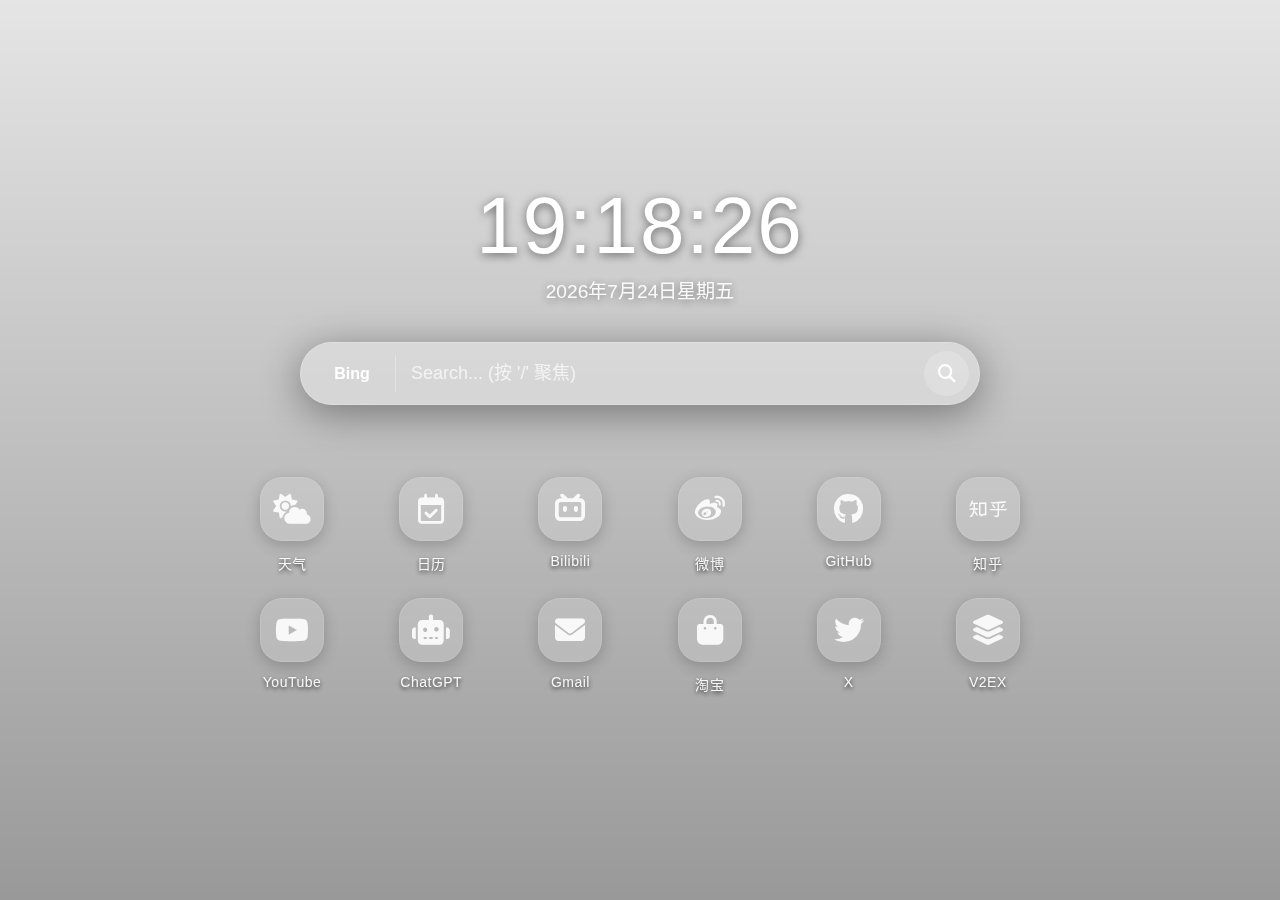
<file: index.html>
<!DOCTYPE html>
<html lang="zh-CN">
<head>
    <meta charset="UTF-8">
    <meta name="viewport" content="width=device-width, initial-scale=1.0">
    <title>我的起始页</title>
    <link rel="stylesheet" href="https://cdnjs.cloudflare.com/ajax/libs/font-awesome/6.4.0/css/all.min.css">
    <style>
        /* --- 1. 全局定义 --- */
        :root {
            --glass-bg: rgba(255, 255, 255, 0.15);
            --glass-border: rgba(255, 255, 255, 0.2);
            --glass-shadow: 0 8px 32px 0 rgba(0, 0, 0, 0.3);
            --text-color: #ffffff;
        }

        * {
            box-sizing: border-box;
            margin: 0;
            padding: 0;
            user-select: none; /* 防止意外选中文本 */
        }

        body {
            font-family: -apple-system, BlinkMacSystemFont, "Segoe UI", Roboto, "Helvetica Neue", Arial, sans-serif;
            /* Bing 壁纸接口 */
            background: url('https://bing.biturl.top/?resolution=1920&format=image&index=0&mkt=zh-CN') no-repeat center center fixed;
            background-size: cover;
            min-height: 100vh;
            display: flex;
            flex-direction: column;
            align-items: center;
            justify-content: center;
            color: var(--text-color);
            position: relative;
        }

        /* 稍微加深的遮罩，保证文字可读性 */
        body::before {
            content: '';
            position: absolute;
            inset: 0;
            background: linear-gradient(to bottom, rgba(0,0,0,0.1), rgba(0,0,0,0.4));
            z-index: -1;
            backdrop-filter: blur(1px);
        }

        /* --- 2. 时钟区域 --- */
        .clock-container {
            text-align: center;
            margin-bottom: 40px;
            text-shadow: 0 2px 10px rgba(0,0,0,0.5);
            animation: fadeInDown 0.8s ease-out;
        }

        .time {
            font-size: 5rem;
            font-weight: 200;
            letter-spacing: 2px;
            line-height: 1;
            font-variant-numeric: tabular-nums; /* 等宽数字，防止秒跳动时抖动 */
        }

        .date {
            font-size: 1.2rem;
            margin-top: 10px;
            opacity: 0.9;
            font-weight: 300;
        }

        /* --- 3. 搜索框区域 (毛玻璃) --- */
        .search-container {
            width: 100%;
            max-width: 680px;
            margin-bottom: 50px;
            position: relative;
            z-index: 10;
        }

        .search-box {
            display: flex;
            align-items: center;
            background: rgba(255, 255, 255, 0.2); /* 更通透的背景 */
            backdrop-filter: blur(15px);
            -webkit-backdrop-filter: blur(15px);
            border: 1px solid var(--glass-border);
            border-radius: 50px;
            padding: 8px;
            box-shadow: var(--glass-shadow);
            transition: all 0.3s ease;
        }

        .search-box:focus-within, .search-box:hover {
            background: rgba(255, 255, 255, 0.3);
            box-shadow: 0 8px 40px rgba(0,0,0,0.4);
            transform: translateY(-2px);
        }

        .engine-select {
            border: none;
            background: transparent;
            padding: 10px 15px;
            cursor: pointer;
            font-size: 16px;
            border-right: 1px solid rgba(255,255,255,0.3);
            outline: none;
            color: #fff;
            font-weight: 600;
            appearance: none; /* 移除默认下拉箭头 */
            text-align: center;
        }
        
        .engine-select option {
            color: #333; /* 下拉菜单内部文字颜色 */
            background: #fff;
        }

        .search-input {
            flex: 1;
            border: none;
            padding: 12px 15px;
            font-size: 18px;
            background: transparent;
            outline: none;
            color: #fff;
        }

        .search-input::placeholder {
            color: rgba(255, 255, 255, 0.7);
        }

        .search-btn {
            border: none;
            background: rgba(255, 255, 255, 0.2);
            color: #fff;
            width: 45px;
            height: 45px;
            border-radius: 50%;
            cursor: pointer;
            font-size: 18px;
            display: flex;
            align-items: center;
            justify-content: center;
            transition: background 0.2s;
            margin-right: 2px;
        }
        
        .search-btn:hover {
            background: rgba(255, 255, 255, 0.4);
        }

        /* --- 4. 图标网格区域 --- */
        .app-grid {
            display: grid;
            grid-template-columns: repeat(6, 1fr);
            gap: 25px;
            width: 100%;
            max-width: 850px;
            padding: 20px;
            animation: fadeInUp 0.8s ease-out;
        }

        .app-item {
            display: flex;
            flex-direction: column;
            align-items: center;
            text-decoration: none;
            color: white;
            transition: all 0.3s cubic-bezier(0.25, 0.8, 0.25, 1);
            position: relative;
        }

        .app-item:hover {
            transform: translateY(-8px);
        }

        .app-icon {
            width: 64px;
            height: 64px;
            /* 统一使用毛玻璃背景，不再使用实色块，显得更统一 */
            background: rgba(255, 255, 255, 0.15);
            backdrop-filter: blur(10px);
            border: 1px solid rgba(255, 255, 255, 0.1);
            border-radius: 22px; /* iOS 风格圆角 */
            display: flex;
            align-items: center;
            justify-content: center;
            margin-bottom: 12px;
            box-shadow: 0 4px 15px rgba(0,0,0,0.2);
            font-size: 30px;
            transition: all 0.3s;
        }
        
        /* 鼠标悬停时图标发光或变色 */
        .app-item:hover .app-icon {
            background: rgba(255, 255, 255, 0.25);
            box-shadow: 0 8px 25px rgba(0,0,0,0.3);
        }

        /* 给图标加一点特定的品牌色，但保持风格统一 */
        .app-icon i {
            /* 默认白色 */
            color: rgba(255, 255, 255, 0.9); 
        }

        /* 特殊品牌色微调 (可选，如果喜欢全白可以去掉下面这行) */
        .app-item:hover .app-icon i {
            color: #fff;
            text-shadow: 0 0 10px rgba(255,255,255,0.6);
        }

        .app-name {
            font-size: 14px;
            font-weight: 400;
            text-shadow: 0 2px 4px rgba(0,0,0,0.8);
            letter-spacing: 0.5px;
            opacity: 0.9;
        }

        /* --- 动画定义 --- */
        @keyframes fadeInDown {
            from { opacity: 0; transform: translateY(-20px); }
            to { opacity: 1; transform: translateY(0); }
        }
        @keyframes fadeInUp {
            from { opacity: 0; transform: translateY(20px); }
            to { opacity: 1; transform: translateY(0); }
        }

        /* --- 响应式适配 --- */
        @media (max-width: 768px) {
            .app-grid {
                grid-template-columns: repeat(4, 1fr);
                gap: 20px;
            }
            .search-container {
                width: 90%;
            }
            .time {
                font-size: 3.5rem;
            }
        }
        @media (max-width: 480px) {
            .app-grid {
                grid-template-columns: repeat(3, 1fr);
            }
        }
    </style>
</head>
<body>

    <div class="clock-container">
        <div id="clock" class="time">00:00:00</div>
        <div id="date" class="date">Loading...</div>
    </div>

    <div class="search-container">
        <div class="search-box">
            <select id="searchEngine" class="engine-select" onchange="saveEngine()">
                <option value="bing">Bing</option>
                <option value="google">Google</option>
                <option value="baidu">百度</option>
            </select>
            <input type="text" id="searchInput" class="search-input" placeholder="Search... (按 '/' 聚焦)" autocomplete="off">
            <button class="search-btn" onclick="performSearch()">
                <i class="fa-solid fa-magnifying-glass"></i>
            </button>
        </div>
    </div>

    <div class="app-grid" id="appGrid"></div>

    <script>
        // --- 1. 时钟功能 (24小时制 + 秒级) ---
        function updateClock() {
            const now = new Date();
            
            // 时间格式化 HH:MM:SS
            const h = String(now.getHours()).padStart(2, '0');
            const m = String(now.getMinutes()).padStart(2, '0');
            const s = String(now.getSeconds()).padStart(2, '0');
            document.getElementById('clock').innerText = `${h}:${m}:${s}`;

            // 日期格式化
            const options = { year: 'numeric', month: 'long', day: 'numeric', weekday: 'long' };
            // 使用中文格式
            document.getElementById('date').innerText = now.toLocaleDateString('zh-CN', options);
        }
        
        setInterval(updateClock, 1000);
        updateClock(); // 初始化立即执行一次，避免1秒延迟

        // --- 2. 图标配置 (样式优化，去掉背景色配置，统一用CSS控制) ---
        const appConfig = [
            { name: "天气", url: "https://weather.com/zh-CN/", content: "fa-solid fa-cloud-sun" },
            { name: "日历", url: "https://calendar.google.com", content: "fa-regular fa-calendar-check" },
            { name: "Bilibili", url: "https://www.bilibili.com", content: "fa-brands fa-bilibili" },
            { name: "微博", url: "https://weibo.com", content: "fa-brands fa-weibo" },
            { name: "GitHub", url: "https://github.com", content: "fa-brands fa-github" },
            { name: "知乎", url: "https://www.zhihu.com", content: "fa-brands fa-zhihu" },
            { name: "YouTube", url: "https://www.youtube.com", content: "fa-brands fa-youtube" },
            { name: "ChatGPT", url: "https://chat.openai.com", content: "fa-solid fa-robot" },
            { name: "Gmail", url: "https://mail.google.com", content: "fa-solid fa-envelope" },
            { name: "淘宝", url: "https://www.taobao.com", content: "fa-solid fa-bag-shopping" },
            { name: "X", url: "https://x.com", content: "fa-brands fa-twitter" },
            { name: "V2EX", url: "https://v2ex.com", content: "fa-solid fa-layer-group" },
        ];

        function renderApps() {
            const grid = document.getElementById('appGrid');
            grid.innerHTML = ''; 

            appConfig.forEach(app => {
                const a = document.createElement('a');
                a.className = 'app-item';
                a.href = app.url;
                a.target = '_blank';

                const iconDiv = document.createElement('div');
                iconDiv.className = 'app-icon';
                iconDiv.innerHTML = `<i class="${app.content}"></i>`;

                const span = document.createElement('span');
                span.className = 'app-name';
                span.innerText = app.name;

                a.appendChild(iconDiv);
                a.appendChild(span);
                grid.appendChild(a);
            });
        }

        // --- 3. 搜索功能 (带记忆) ---
        const engineSelect = document.getElementById('searchEngine');
        
        // 读取本地存储的引擎设置
        const savedEngine = localStorage.getItem('defaultEngine');
        if (savedEngine) {
            engineSelect.value = savedEngine;
        }

        function saveEngine() {
            localStorage.setItem('defaultEngine', engineSelect.value);
        }

        function performSearch() {
            const engine = engineSelect.value;
            const query = document.getElementById('searchInput').value;
            if (!query) return;

            let url = '';
            if (engine === 'google') url = `https://www.google.com/search?q=${encodeURIComponent(query)}`;
            else if (engine === 'bing') url = `https://www.bing.com/search?q=${encodeURIComponent(query)}`;
            else if (engine === 'baidu') url = `https://www.baidu.com/s?wd=${encodeURIComponent(query)}`;

            window.open(url, '_blank');
        }

        const searchInput = document.getElementById('searchInput');

        // 回车搜索
        searchInput.addEventListener('keypress', function (e) {
            if (e.key === 'Enter') performSearch();
        });

        // 快捷键 '/' 聚焦搜索框
        document.addEventListener('keydown', function(e) {
            if (e.key === '/' && document.activeElement !== searchInput) {
                e.preventDefault();
                searchInput.focus();
            }
        });
        
        // 页面加载自动聚焦
        window.onload = function() {
            renderApps();
            // 稍微延迟一下聚焦，体验更好
            setTimeout(() => searchInput.focus(), 100);
        }
    </script>
</body>
</html>
</file>
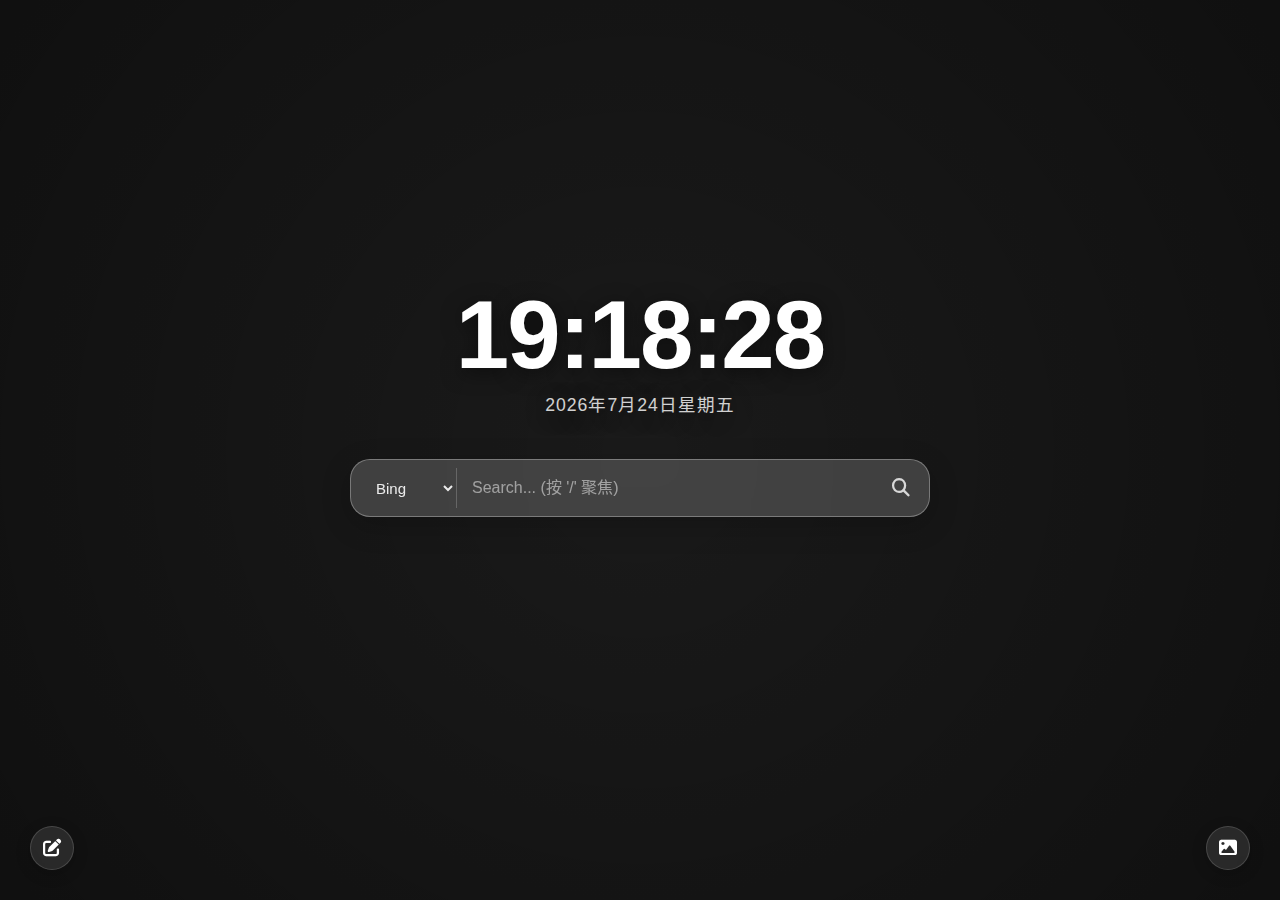
<file: newtab.html>
<!DOCTYPE html>
<html lang="zh-CN">
<head>
    <meta charset="UTF-8">
    <meta name="viewport" content="width=device-width, initial-scale=1.0">
    <title>我的起始页</title>
    <link rel="stylesheet" href="https://cdnjs.cloudflare.com/ajax/libs/font-awesome/6.4.0/css/all.min.css">
    <link rel="stylesheet" href="style.css">
</head>
<body>

    <div class="clock-container">
        <div id="clock" class="time">00:00:00</div>
        <div id="date" class="date">Loading...</div>
    </div>

    <div class="search-container">
        <div class="search-box">
            <select id="searchEngine" class="engine-select">
                <option value="bing">Bing</option>
                <option value="google">Google</option>
                <option value="baidu">百度</option>
            </select>
            <input type="text" id="searchInput" class="search-input" placeholder="Search... (按 '/' 聚焦)" autocomplete="off">
            <button class="search-btn" id="searchBtn">
                <i class="fa-solid fa-magnifying-glass"></i>
            </button>
        </div>
    </div>

    <div class="app-grid" id="appGrid">
        </div>

    <button id="refreshWallpaper" class="refresh-wp-btn" title="切换壁纸">
        <i class="fa-solid fa-image"></i>
    </button>

    <button id="toggleEditBtn" class="edit-mode-btn" title="编辑图标">
        <i class="fa-solid fa-pen-to-square"></i>
    </button>

    <div id="appModal" class="modal">
        <div class="modal-content">
            <h3 id="modalTitle">添加图标</h3>
            
            <input type="text" id="appName" placeholder="名称 (例如: Bilibili)">
            <input type="text" id="appUrl" placeholder="链接 (例如: https://bilibili.com)">
            
            <div class="icon-control-group">
                <div class="input-header">
                    <label>图标代码</label>
                    <a href="https://fontawesome.com/search?o=r&m=free" target="_blank" class="find-icon-link">
                        去查找图标 <i class="fa-solid fa-arrow-up-right-from-square"></i>
                    </a>
                </div>
                
                <div class="icon-input-wrapper">
                    <input type="text" id="appIcon" placeholder="粘贴类名 (如: fa-brands fa-bilibili)">
                    <div id="iconPreview" class="icon-preview-box">
                        <i class="fa-solid fa-circle-question"></i>
                    </div>
                </div>
            </div>

            <p class="hint">在 FontAwesome 复制类似 <code>fa-solid fa-home</code> 的代码粘贴即可</p>
            
            <div class="modal-buttons">
                <button id="cancelBtn" class="btn-cancel">取消</button>
                <button id="saveBtn" class="btn-save">保存</button>
            </div>
        </div>
    </div>

    <script src="script.js"></script>
</body>
</html>
</file>
<file: style.css>
/* --- 1. 全局定义 --- */
:root {
    /* 更加细腻的玻璃质感变量 */
    --glass-bg: rgba(255, 255, 255, 0.1);
    --glass-bg-hover: rgba(255, 255, 255, 0.18);
    --glass-border: rgba(255, 255, 255, 0.15);
    --glass-shadow: 0 8px 32px 0 rgba(0, 0, 0, 0.3);
    --text-color: #ffffff;
    
    /* 核心优化：更跟手的动画曲线 */
    /* 弹跳曲线：用于图标悬停、弹出框 */
    --ease-bounce: cubic-bezier(0.34, 1.56, 0.64, 1);
    /* 平滑曲线：用于常规颜色、背景过渡 */
    --ease-smooth: cubic-bezier(0.4, 0.0, 0.2, 1);
}

/* --- 浅色模式适配 --- */
body.light-mode {
    --text-color: #222;
    --glass-bg: rgba(0, 0, 0, 0.06);
    --glass-bg-hover: rgba(0, 0, 0, 0.1);
    --glass-border: rgba(0, 0, 0, 0.1);
}

body.light-mode .time, 
body.light-mode .date,
body.light-mode .app-name {
    text-shadow: none; /* 浅色背景去掉发光文字阴影，显得更干净 */
    font-weight: 500;
}

body.light-mode .search-box {
    background: rgba(255, 255, 255, 0.6); /* 更白的底色 */
    border-color: rgba(255, 255, 255, 0.4);
    box-shadow: 0 4px 20px rgba(0,0,0,0.05);
}

body.light-mode .engine-select {
    color: #333;
    border-right-color: rgba(0,0,0,0.1);
}

body.light-mode .search-input {
    color: #333;
}

body.light-mode .search-input::placeholder {
    color: rgba(0, 0, 0, 0.5);
}

body.light-mode .search-btn {
    color: #555;
}
body.light-mode .search-btn:hover {
    background: rgba(0,0,0,0.05);
    color: #000;
}

body.light-mode .app-icon {
    background: rgba(255, 255, 255, 0.7);
    border-color: rgba(255, 255, 255, 0.5);
    box-shadow: 0 4px 15px rgba(0,0,0,0.08);
}

body.light-mode .app-icon i {
    color: #333;
}

body.light-mode .refresh-wp-btn {
    background: rgba(255, 255, 255, 0.8);
    color: #333;
    border-color: rgba(0,0,0,0.05);
}

/* 删除按钮保持红色，但加个白边 */
body.light-mode .delete-btn {
    border: 2px solid #fff;
    box-shadow: 0 2px 5px rgba(0,0,0,0.2);
}

* {
    box-sizing: border-box;
    margin: 0;
    padding: 0;
    user-select: none;
    -webkit-font-smoothing: antialiased; /* 让字体在 Mac/Win 上更清晰 */
}

body {
    font-family: "PingFang SC", "Microsoft YaHei", -apple-system, BlinkMacSystemFont, sans-serif;
    background-color: #1a1a1a; 
    background-size: cover;
    background-repeat: no-repeat;
    background-position: center center;
    background-attachment: fixed;
    min-height: 100vh;
    display: flex;
    flex-direction: column;
    align-items: center;
    justify-content: center;
    color: var(--text-color);
    position: relative;
    transition: background-image 0.5s var(--ease-smooth);
    overflow: hidden; /* 防止滚动条出现 */
}

/* 背景遮罩，提升文字可读性 */
body::before {
    content: '';
    position: absolute;
    inset: 0;
    background: radial-gradient(circle, rgba(0,0,0,0) 0%, rgba(0,0,0,0.4) 100%);
    z-index: -1;
    pointer-events: none;
}

body.loading-wallpaper::after {
    content: '';
    position: absolute;
    inset: 0;
    background: rgba(0, 0, 0, 0.2);
    z-index: -1;
    backdrop-filter: blur(10px);
    transition: opacity 0.5s ease;
}

/* --- 2. 时钟区域 --- */
.clock-container {
    text-align: center;
    margin-bottom: 5vh; /* 使用 vh 让布局更响应 */
    text-shadow: 0 4px 20px rgba(0,0,0,0.5);
    animation: fadeInDown 0.8s var(--ease-bounce);
    cursor: default;
}

.time {
    font-size: 6rem;
    font-weight: 600;
    letter-spacing: -2px;
    line-height: 1;
    font-variant-numeric: tabular-nums;
}

.date {
    font-size: 1.1rem;
    margin-top: 8px;
    opacity: 0.8;
    font-weight: 400;
    letter-spacing: 1px;
    text-transform: uppercase;
}

/* --- 3. 搜索框区域 --- */
.search-container {
    width: 100%;
    max-width: 620px;
    margin-bottom: 6vh;
    position: relative;
    z-index: 10;
    padding: 0 20px;
}

.search-box {
    display: flex;
    align-items: center;
    background: var(--glass-bg);
    backdrop-filter: blur(20px);
    -webkit-backdrop-filter: blur(20px);
    border: 1px solid var(--glass-border);
    border-radius: 20px; /* 更现代的圆角 */
    padding: 6px;
    box-shadow: 0 4px 20px rgba(0,0,0,0.1);
    transition: all 0.3s var(--ease-smooth);
}

/* 搜索框悬停与聚焦动效 */
.search-box:hover, .search-box:focus-within {
    background: var(--glass-bg-hover);
    box-shadow: 0 8px 30px rgba(0,0,0,0.2);
    border-color: rgba(255,255,255,0.3);
    transform: translateY(-2px);
}

.engine-select {
    border: none;
    background: transparent;
    padding: 0 15px;
    cursor: pointer;
    font-size: 15px;
    border-right: 1px solid rgba(255,255,255,0.2);
    outline: none;
    color: rgba(255,255,255,0.9);
    font-weight: 500;
    height: 40px;
}

.engine-select option {
    color: #333;
    background: #fff;
}

.search-input {
    flex: 1;
    border: none;
    padding: 0 15px;
    font-size: 16px;
    height: 44px;
    background: transparent;
    outline: none;
    color: #fff;
    font-weight: 500;
}

.search-input::placeholder {
    color: rgba(255, 255, 255, 0.5);
    font-weight: 400;
}

.search-btn {
    border: none;
    background: transparent;
    color: rgba(255, 255, 255, 0.8);
    width: 44px;
    height: 44px;
    border-radius: 14px;
    cursor: pointer;
    font-size: 18px;
    display: flex;
    align-items: center;
    justify-content: center;
    transition: all 0.2s var(--ease-smooth);
}

.search-btn:hover {
    background: rgba(255, 255, 255, 0.2);
    color: #fff;
}

.search-btn:active {
    transform: scale(0.92);
}

/* --- 4. 图标网格区域 --- */
.app-grid {
    display: grid;
    grid-template-columns: repeat(6, 1fr);
    gap: 30px 20px;
    width: 100%;
    max-width: 800px;
    padding: 20px;
    animation: fadeInUp 0.8s var(--ease-bounce) 0.1s backwards;
}

.app-item-wrapper {
    position: relative;
    display: flex;
    flex-direction: column;
    align-items: center;
    transition: transform 0.4s var(--ease-bounce);
}

/* 核心交互：所有可点击元素的“按下”效果 */
.app-item-wrapper:active {
    transform: scale(0.95) !important; /* 优先级覆盖 hover */
}

.app-item-wrapper:hover {
    transform: translateY(-6px);
    z-index: 5;
}

.app-item {
    display: flex;
    flex-direction: column;
    align-items: center;
    text-decoration: none;
    color: inherit; /* 修改：从 white 改为 inherit，随父级变化 */
    width: 100%;
    cursor: pointer;
}

.app-icon {
    width: 60px;
    height: 60px;
    background: rgba(255, 255, 255, 0.1);
    backdrop-filter: blur(12px);
    -webkit-backdrop-filter: blur(12px);
    border: 1px solid rgba(255, 255, 255, 0.12);
    border-radius: 20px; /* iOS 风格圆角 */
    display: flex;
    align-items: center;
    justify-content: center;
    margin-bottom: 10px;
    box-shadow: 0 4px 15px rgba(0,0,0,0.1);
    font-size: 26px;
    transition: all 0.4s var(--ease-bounce);
    position: relative;
    overflow: hidden;
}

/* 图标光泽效果 */
.app-icon::after {
    content: '';
    position: absolute;
    top: 0;
    left: 0;
    right: 0;
    bottom: 0;
    background: linear-gradient(135deg, rgba(255,255,255,0.2) 0%, rgba(255,255,255,0) 100%);
    opacity: 0;
    transition: opacity 0.3s;
}

.app-item-wrapper:hover .app-icon {
    background: rgba(255, 255, 255, 0.25);
    box-shadow: 0 10px 25px rgba(0,0,0,0.25);
    border-color: rgba(255,255,255,0.3);
}

.app-item-wrapper:hover .app-icon::after {
    opacity: 1;
}

.app-icon i {
    color: rgba(255, 255, 255, 0.9);
    transition: transform 0.4s var(--ease-bounce);
}

.app-item-wrapper:hover .app-icon i {
    color: #fff;
    transform: scale(1.1);
}

.app-name {
    font-size: 13px;
    font-weight: 600; /* 加粗 */
    text-shadow: 0 2px 10px rgba(0,0,0,0.8), 0 0 5px rgba(0,0,0,0.5); /* 增强阴影 */
    opacity: 0.9;
    transition: opacity 0.3s;
}

.app-item-wrapper:hover .app-name {
    opacity: 1;
}

/* 删除按钮 */
.delete-btn {
    position: absolute;
    top: -8px;
    right: -8px;
    background: #ff4757;
    color: white;
    width: 22px;
    height: 22px;
    border-radius: 50%;
    font-size: 12px;
    display: flex;
    align-items: center;
    justify-content: center;
    cursor: pointer;
    opacity: 0;
    transform: scale(0.5);
    transition: all 0.3s var(--ease-bounce);
    border: 2px solid rgba(255,255,255,0.2);
    box-shadow: 0 2px 8px rgba(0,0,0,0.3);
    z-index: 10;
}

.app-item-wrapper:hover .delete-btn {
    opacity: 1;
    transform: scale(1);
}

.delete-btn:hover {
    background: #ff6b81;
    transform: scale(1.1) !important;
}

/* 添加按钮特殊样式 */
.add-item .app-icon {
    border: 2px dashed rgba(255, 255, 255, 0.25);
    background: rgba(255, 255, 255, 0.05);
}

.add-item:hover .app-icon {
    border-color: rgba(255, 255, 255, 0.6);
    background: rgba(255, 255, 255, 0.15);
}

/* --- 5. 右下角刷新壁纸按钮 --- */
.refresh-wp-btn {
    position: fixed;
    bottom: 30px;
    right: 30px;
    width: 44px;
    height: 44px;
    border-radius: 50%;
    background: rgba(255, 255, 255, 0.1);
    backdrop-filter: blur(10px);
    border: 1px solid rgba(255, 255, 255, 0.15);
    color: white;
    font-size: 18px;
    cursor: pointer;
    transition: all 0.4s var(--ease-bounce);
    display: flex;
    align-items: center;
    justify-content: center;
    z-index: 100;
    box-shadow: 0 4px 15px rgba(0,0,0,0.2);
}

.refresh-wp-btn:hover {
    background: rgba(255, 255, 255, 0.25);
    transform: scale(1.1) rotate(90deg);
}

.refresh-wp-btn:active {
    transform: scale(0.95) rotate(90deg);
}

.refresh-wp-btn:active {
    transform: scale(0.95) rotate(90deg);
}

/* --- 6. 左下角编辑模式按钮 --- */
.edit-mode-btn {
    position: fixed;
    bottom: 30px;
    left: 30px;
    width: 44px;
    height: 44px;
    border-radius: 50%;
    background: rgba(255, 255, 255, 0.1);
    backdrop-filter: blur(10px);
    border: 1px solid rgba(255, 255, 255, 0.15);
    color: white;
    font-size: 18px;
    cursor: pointer;
    transition: all 0.4s var(--ease-bounce);
    display: flex;
    align-items: center;
    justify-content: center;
    z-index: 100;
    box-shadow: 0 4px 15px rgba(0,0,0,0.2);
}

.edit-mode-btn:hover {
    background: rgba(255, 255, 255, 0.25);
    transform: scale(1.1);
}

.edit-mode-btn.active {
    background: #007bff;
    color: white;
    transform: scale(1.1);
    box-shadow: 0 4px 20px rgba(0, 123, 255, 0.4);
}

/* --- 编辑模式状态 --- */

/* 默认隐藏添加按钮 */
.app-grid:not(.editing) .add-item {
    display: none;
}

/* 默认隐藏删除按钮 */
.delete-btn {
    position: absolute;
    top: -8px;
    right: -8px;
    background: #ff4757;
    color: white;
    width: 22px;
    height: 22px;
    border-radius: 50%;
    font-size: 12px;
    display: flex;
    align-items: center;
    justify-content: center;
    cursor: pointer;
    opacity: 0;
    transform: scale(0); /* 默认完全缩小 */
    transition: all 0.3s var(--ease-bounce);
    border: 2px solid rgba(255,255,255,0.2);
    box-shadow: 0 2px 8px rgba(0,0,0,0.3);
    z-index: 10;
    pointer-events: none; /* 防止误触 */
}

/* 确保 hover 时也不会显示 (双重保险) */
.app-item-wrapper:not(.editing) .delete-btn {
    display: none !important;
}

/* 编辑模式下显示删除按钮 */
.app-grid.editing .delete-btn {
    display: flex !important;
    opacity: 1;
    transform: scale(1);
    pointer-events: auto;
    animation: popIn 0.3s var(--ease-bounce);
}

/* --- 拖拽排序样式 --- */
.app-item-wrapper.dragging {
    opacity: 0.4;
    transform: scale(0.9);
}

.app-item-wrapper.drag-over {
    transform: scale(1.05); /* 经过时放大提示 */
    z-index: 20;
}

.app-item-wrapper.drag-over .app-icon {
    border-color: #007bff;
    box-shadow: 0 0 15px rgba(0, 123, 255, 0.5);
}

/* 编辑模式下图标抖动 */
.app-grid.editing .app-icon {
    animation: shake 0.3s infinite;
}

/* 编辑模式下禁止图标跳转（JS控制，视觉上cursor变化） */
.app-grid.editing .app-item {
    cursor: default;
}

@keyframes shake {
    0% { transform: rotate(0deg); }
    25% { transform: rotate(1deg); }
    75% { transform: rotate(-1deg); }
    100% { transform: rotate(0deg); }
}

@keyframes popIn {
    0% { transform: scale(0); }
    100% { transform: scale(1); }
}

/* 浅色模式适配新增按钮 */
body.light-mode .edit-mode-btn {
    background: rgba(255, 255, 255, 0.8);
    color: #333;
    border-color: rgba(0,0,0,0.05);
}
body.light-mode .edit-mode-btn.active {
    background: #007bff;
    color: white;
}

/* --- 7. 模态框 (Modal) 动画优化 --- */
.modal {
    display: none; 
    position: fixed; 
    z-index: 200; 
    left: 0;
    top: 0;
    width: 100%; 
    height: 100%; 
    background-color: rgba(0,0,0,0.6); 
    backdrop-filter: blur(8px);
    align-items: center;
    justify-content: center;
    opacity: 0;
    transition: opacity 0.3s var(--ease-smooth);
}

/* 当模态框激活时 */
.modal.show {
    display: flex;
    opacity: 1;
}

.modal-content {
    background: #252525;
    border: 1px solid rgba(255, 255, 255, 0.1);
    padding: 30px;
    border-radius: 24px;
    width: 360px;
    color: white;
    box-shadow: 0 20px 50px rgba(0,0,0,0.6);
    text-align: center;
    transform: scale(0.9) translateY(20px);
    transition: transform 0.4s var(--ease-bounce);
}

.modal.show .modal-content {
    transform: scale(1) translateY(0);
}

.modal-content h3 {
    margin-bottom: 20px;
    font-weight: 500;
    color: rgba(255,255,255,0.9);
}

.modal-content input {
    width: 100%;
    padding: 12px 15px;
    margin: 8px 0;
    border-radius: 12px;
    border: 1px solid #3d3d3d;
    background: #1a1a1a;
    color: white;
    outline: none;
    font-size: 14px;
    transition: border-color 0.2s;
}

.modal-content input:focus {
    border-color: #007bff;
}

.icon-control-group {
    margin-top: 15px;
    margin-bottom: 10px;
    text-align: left;
}

.input-header {
    display: flex;
    justify-content: space-between;
    margin-bottom: 8px;
    font-size: 13px;
    color: #888;
}

.icon-input-wrapper {
    display: flex;
    gap: 12px;
    align-items: center;
}

.icon-preview-box {
    width: 44px;
    height: 44px;
    min-width: 44px;
    background: #1a1a1a;
    border: 1px solid #3d3d3d;
    border-radius: 12px;
    display: flex;
    align-items: center;
    justify-content: center;
    font-size: 18px;
    color: #fff;
    transition: all 0.2s;
}

.modal-buttons {
    display: flex;
    gap: 15px;
    margin-top: 25px;
}

.modal-buttons button {
    flex: 1;
    padding: 12px;
    border-radius: 12px;
    border: none;
    cursor: pointer;
    font-weight: 600;
    font-size: 14px;
    transition: transform 0.1s;
}

.modal-buttons button:active {
    transform: scale(0.96);
}

.btn-cancel {
    background: #3a3a3a;
    color: #ccc;
}
.btn-cancel:hover {
    background: #444;
    color: #fff;
}

.btn-save {
    background: #2d7af1;
    color: white;
}
.btn-save:hover {
    background: #3c84f3;
}

/* --- 动画关键帧 --- */
@keyframes fadeInDown {
    from { 
        opacity: 0; 
        transform: translateY(-30px);
    }
    to { 
        opacity: 1; 
        transform: translateY(0);
    }
}

@keyframes fadeInUp {
    from { 
        opacity: 0; 
        transform: translateY(30px);
    }
    to { 
        opacity: 1; 
        transform: translateY(0);
    }
}

/* --- 响应式 --- */
@media (max-width: 768px) {
    .app-grid {
        grid-template-columns: repeat(4, 1fr);
        gap: 20px;
    }
    .time {
        font-size: 4.5rem;
    }
}

@media (max-width: 480px) {
    .app-grid {
        grid-template-columns: repeat(3, 1fr);
    }
    .time {
        font-size: 3.5rem;
    }
    .search-container {
        width: 92%;
    }
}
</file>
